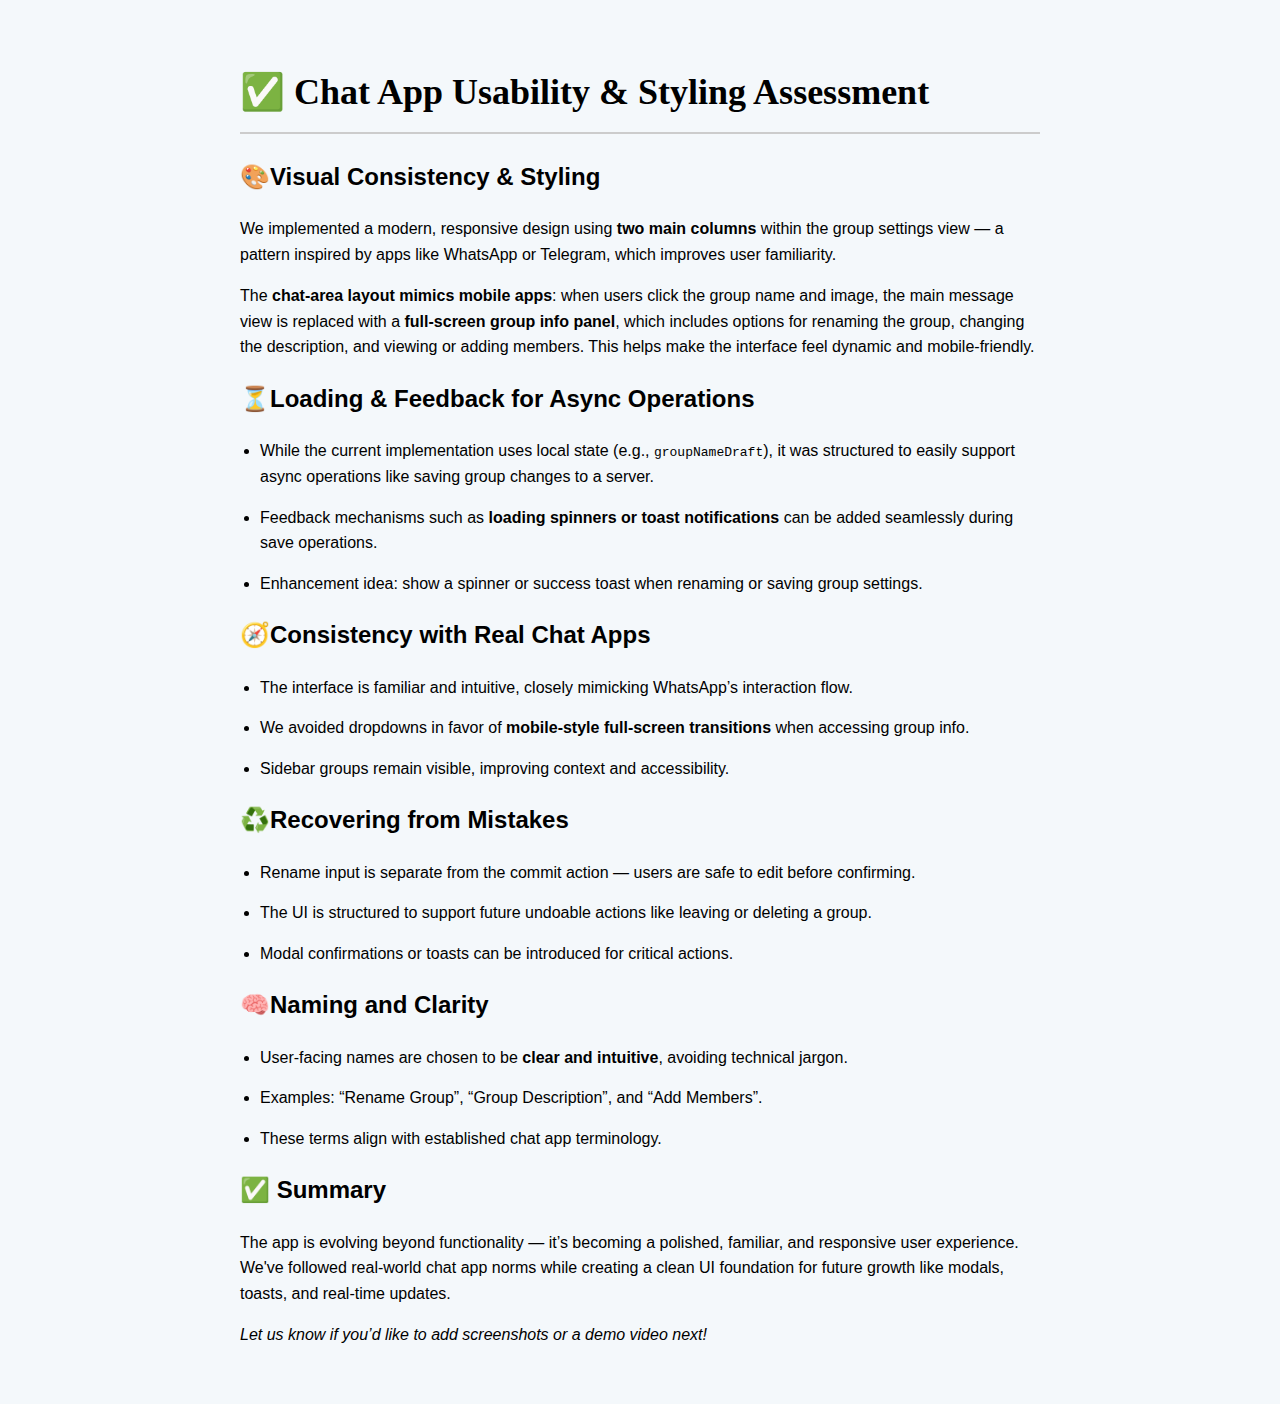
<file: writeup.html>
<!DOCTYPE html>
<html lang="en">
<head>
    <meta charset="UTF-8">
    <title>Styling</title>
    <style>
        body {
            font-family: Arial, sans-serif;
            background-color: #f4f8fb;
            padding: 40px;
            max-width: 800px;
            margin: auto;
            line-height: 1.6;
        }

        h1 {
            font-family: "Palatino Linotype", "Book Antiqua", Palatino, serif;
            font-size: 36px;
            border-bottom: 2px solid #ccc;
            padding-bottom: 10px;
        }

        ul {
            padding-left: 20px;
        }

        li {
            margin-bottom: 15px;
        }

    </style>
</head>
<body>
    <h1>✅ Chat App Usability & Styling Assessment</h1>

  <div class="section">
    <h2><span class="emoji">🎨</span>Visual Consistency & Styling</h2>
    <p>We implemented a modern, responsive design using <strong>two main columns</strong> within the group settings view — a pattern inspired by apps like WhatsApp or Telegram, which improves user familiarity.</p>
    <p>The <strong>chat-area layout mimics mobile apps</strong>: when users click the group name and image, the main message view is replaced with a <strong>full-screen group info panel</strong>, which includes options for renaming the group, changing the description, and viewing or adding members. This helps make the interface feel dynamic and mobile-friendly.</p>
  </div>

  <div class="section">
    <h2><span class="emoji">⏳</span>Loading & Feedback for Async Operations</h2>
    <ul>
      <li>While the current implementation uses local state (e.g., <code>groupNameDraft</code>), it was structured to easily support async operations like saving group changes to a server.</li>
      <li>Feedback mechanisms such as <strong>loading spinners or toast notifications</strong> can be added seamlessly during save operations.</li>
      <li>Enhancement idea: show a spinner or success toast when renaming or saving group settings.</li>
    </ul>
  </div>

  <div class="section">
    <h2><span class="emoji">🧭</span>Consistency with Real Chat Apps</h2>
    <ul>
      <li>The interface is familiar and intuitive, closely mimicking WhatsApp’s interaction flow.</li>
      <li>We avoided dropdowns in favor of <strong>mobile-style full-screen transitions</strong> when accessing group info.</li>
      <li>Sidebar groups remain visible, improving context and accessibility.</li>
    </ul>
  </div>

  <div class="section">
    <h2><span class="emoji">♻️</span>Recovering from Mistakes</h2>
    <ul>
      <li>Rename input is separate from the commit action — users are safe to edit before confirming.</li>
      <li>The UI is structured to support future undoable actions like leaving or deleting a group.</li>
      <li>Modal confirmations or toasts can be introduced for critical actions.</li>
    </ul>
  </div>

  <div class="section">
    <h2><span class="emoji">🧠</span>Naming and Clarity</h2>
    <ul>
      <li>User-facing names are chosen to be <strong>clear and intuitive</strong>, avoiding technical jargon.</li>
      <li>Examples: “Rename Group”, “Group Description”, and “Add Members”.</li>
      <li>These terms align with established chat app terminology.</li>
    </ul>
  </div>

  <div class="section">
    <h2>✅ Summary</h2>
    <p>The app is evolving beyond functionality — it’s becoming a polished, familiar, and responsive user experience. We've followed real-world chat app norms while creating a clean UI foundation for future growth like modals, toasts, and real-time updates.</p>
    <p><em>Let us know if you’d like to add screenshots or a demo video next!</em></p>
  </div>
</body>
</html>
</file>
